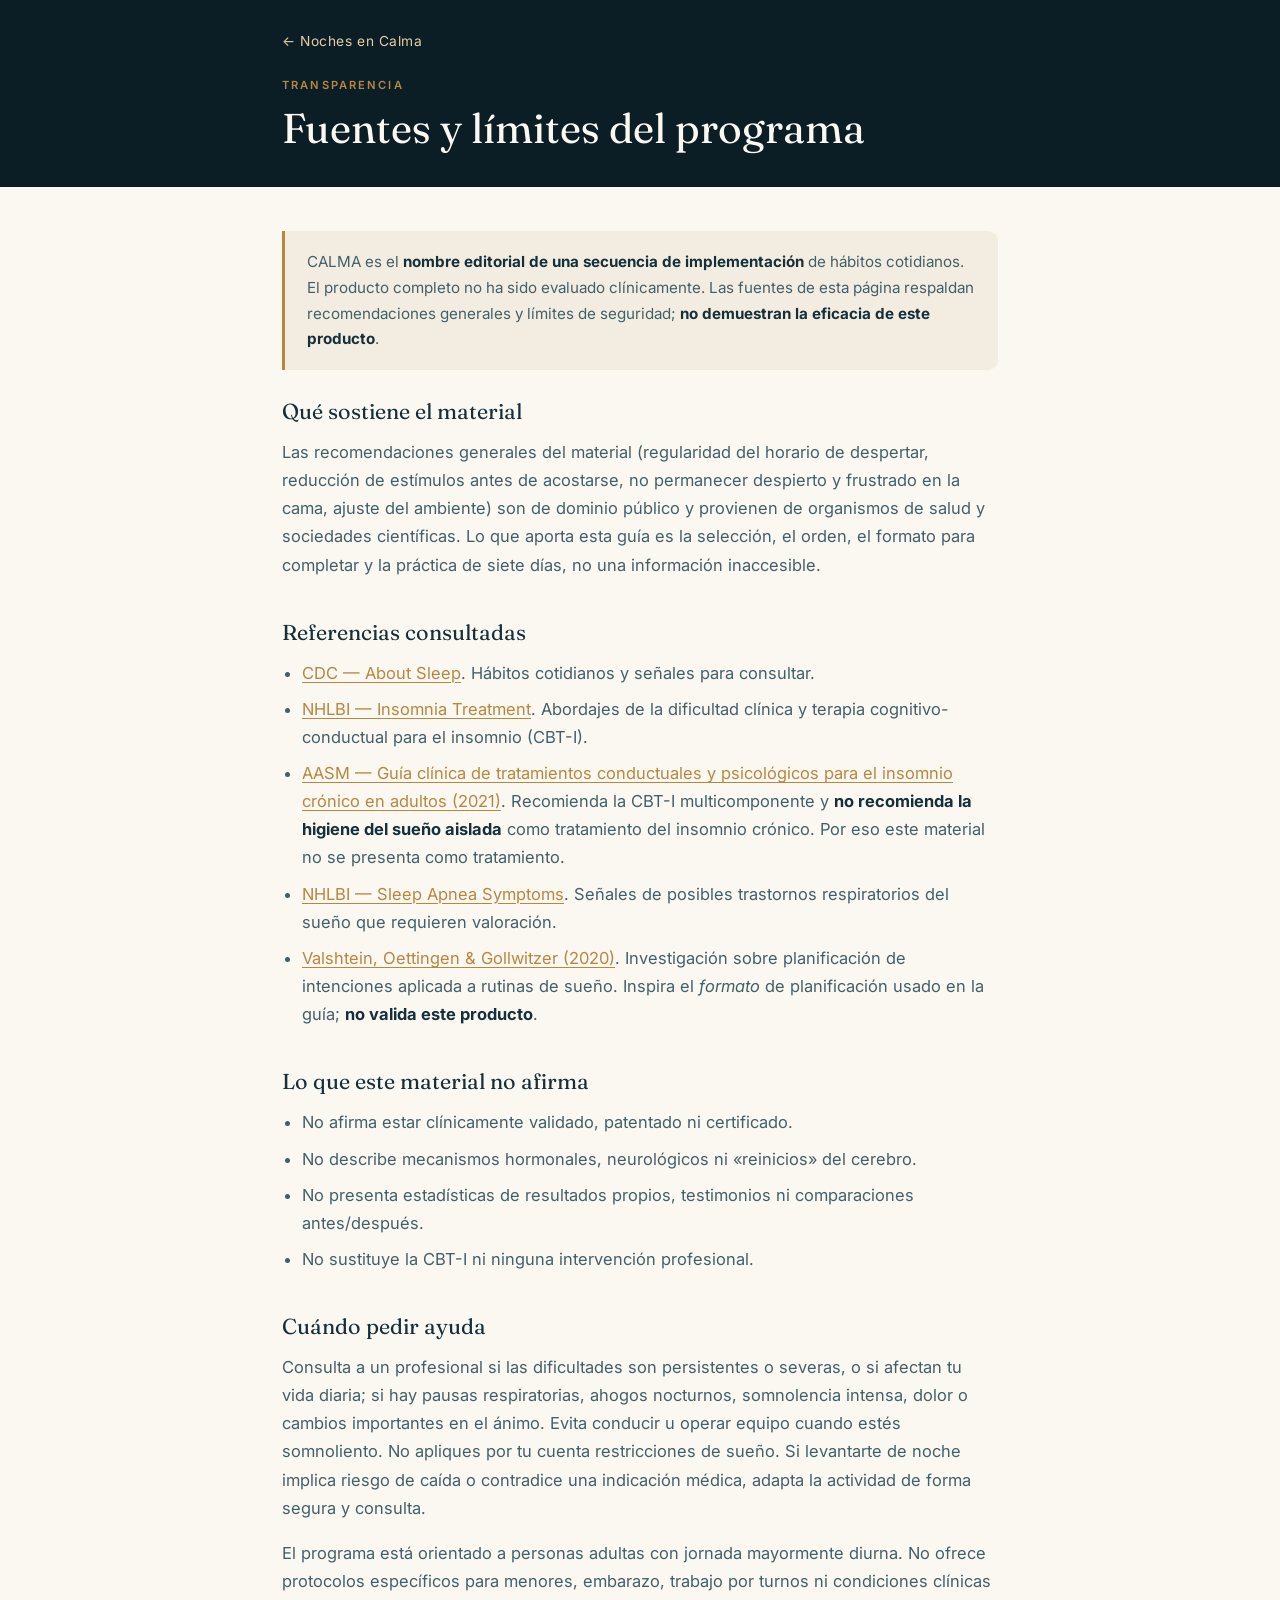
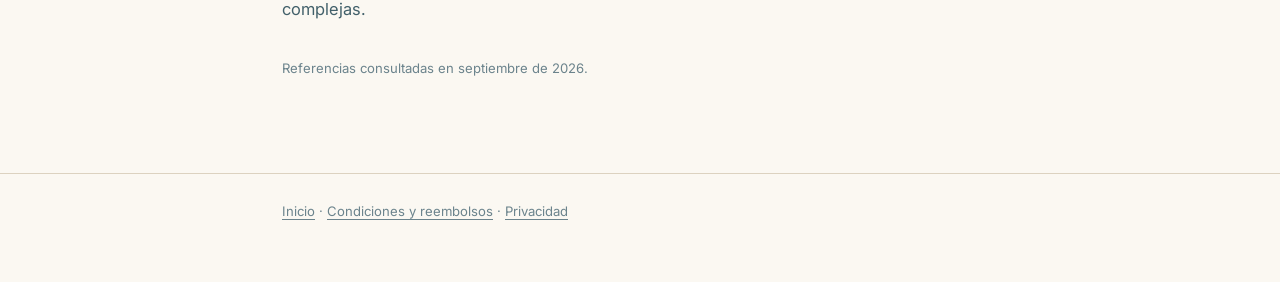
<file: fuentes.html>
<!doctype html>
<html lang="es-MX">
<head>
<meta charset="utf-8">
<meta name="viewport" content="width=device-width,initial-scale=1">
<title>Fuentes y límites | Noches en Calma</title>
<meta name="robots" content="noindex,follow">
<link rel="icon" href="assets/favicon.svg" type="image/svg+xml">
<link rel="stylesheet" href="assets/legal.css">
</head>
<body>
<div class="top"><div class="wrap">
  <a class="back" href="/">← Noches en Calma</a>
  <p class="eyebrow">Transparencia</p>
  <h1>Fuentes y límites del programa</h1>
</div></div>

<main><div class="wrap">

  <div class="note">
    <p>CALMA es el <strong>nombre editorial de una secuencia de implementación</strong> de hábitos cotidianos. El producto completo no ha sido evaluado clínicamente. Las fuentes de esta página respaldan recomendaciones generales y límites de seguridad; <strong>no demuestran la eficacia de este producto</strong>.</p>
  </div>

  <h2>Qué sostiene el material</h2>
  <p>Las recomendaciones generales del material (regularidad del horario de despertar, reducción de estímulos antes de acostarse, no permanecer despierto y frustrado en la cama, ajuste del ambiente) son de dominio público y provienen de organismos de salud y sociedades científicas. Lo que aporta esta guía es la selección, el orden, el formato para completar y la práctica de siete días, no una información inaccesible.</p>

  <h2>Referencias consultadas</h2>
  <ul>
    <li><a href="https://www.cdc.gov/sleep/about/index.html" target="_blank" rel="noopener">CDC — About Sleep</a>. Hábitos cotidianos y señales para consultar.</li>
    <li><a href="https://www.nhlbi.nih.gov/health/insomnia/treatment" target="_blank" rel="noopener">NHLBI — Insomnia Treatment</a>. Abordajes de la dificultad clínica y terapia cognitivo-conductual para el insomnio (CBT-I).</li>
    <li><a href="https://aasm.org/clinical-resources/practice-standards/practice-guidelines/" target="_blank" rel="noopener">AASM — Guía clínica de tratamientos conductuales y psicológicos para el insomnio crónico en adultos (2021)</a>. Recomienda la CBT-I multicomponente y <strong>no recomienda la higiene del sueño aislada</strong> como tratamiento del insomnio crónico. Por eso este material no se presenta como tratamiento.</li>
    <li><a href="https://www.nhlbi.nih.gov/health/sleep-apnea/symptoms" target="_blank" rel="noopener">NHLBI — Sleep Apnea Symptoms</a>. Señales de posibles trastornos respiratorios del sueño que requieren valoración.</li>
    <li><a href="https://pubmed.ncbi.nlm.nih.gov/31403339/" target="_blank" rel="noopener">Valshtein, Oettingen &amp; Gollwitzer (2020)</a>. Investigación sobre planificación de intenciones aplicada a rutinas de sueño. Inspira el <em>formato</em> de planificación usado en la guía; <strong>no valida este producto</strong>.</li>
  </ul>

  <h2>Lo que este material no afirma</h2>
  <ul>
    <li>No afirma estar clínicamente validado, patentado ni certificado.</li>
    <li>No describe mecanismos hormonales, neurológicos ni «reinicios» del cerebro.</li>
    <li>No presenta estadísticas de resultados propios, testimonios ni comparaciones antes/después.</li>
    <li>No sustituye la CBT-I ni ninguna intervención profesional.</li>
  </ul>

  <h2>Cuándo pedir ayuda</h2>
  <p>Consulta a un profesional si las dificultades son persistentes o severas, o si afectan tu vida diaria; si hay pausas respiratorias, ahogos nocturnos, somnolencia intensa, dolor o cambios importantes en el ánimo. Evita conducir u operar equipo cuando estés somnoliento. No apliques por tu cuenta restricciones de sueño. Si levantarte de noche implica riesgo de caída o contradice una indicación médica, adapta la actividad de forma segura y consulta.</p>
  <p>El programa está orientado a personas adultas con jornada mayormente diurna. No ofrece protocolos específicos para menores, embarazo, trabajo por turnos ni condiciones clínicas complejas.</p>

  <p class="upd">Referencias consultadas en septiembre de 2026.</p>

</div></main>

<footer><div class="wrap">
  <a href="/">Inicio</a> · <a href="/terminos">Condiciones y reembolsos</a> · <a href="/privacidad">Privacidad</a>
</div></footer>
</body>
</html>
</file>
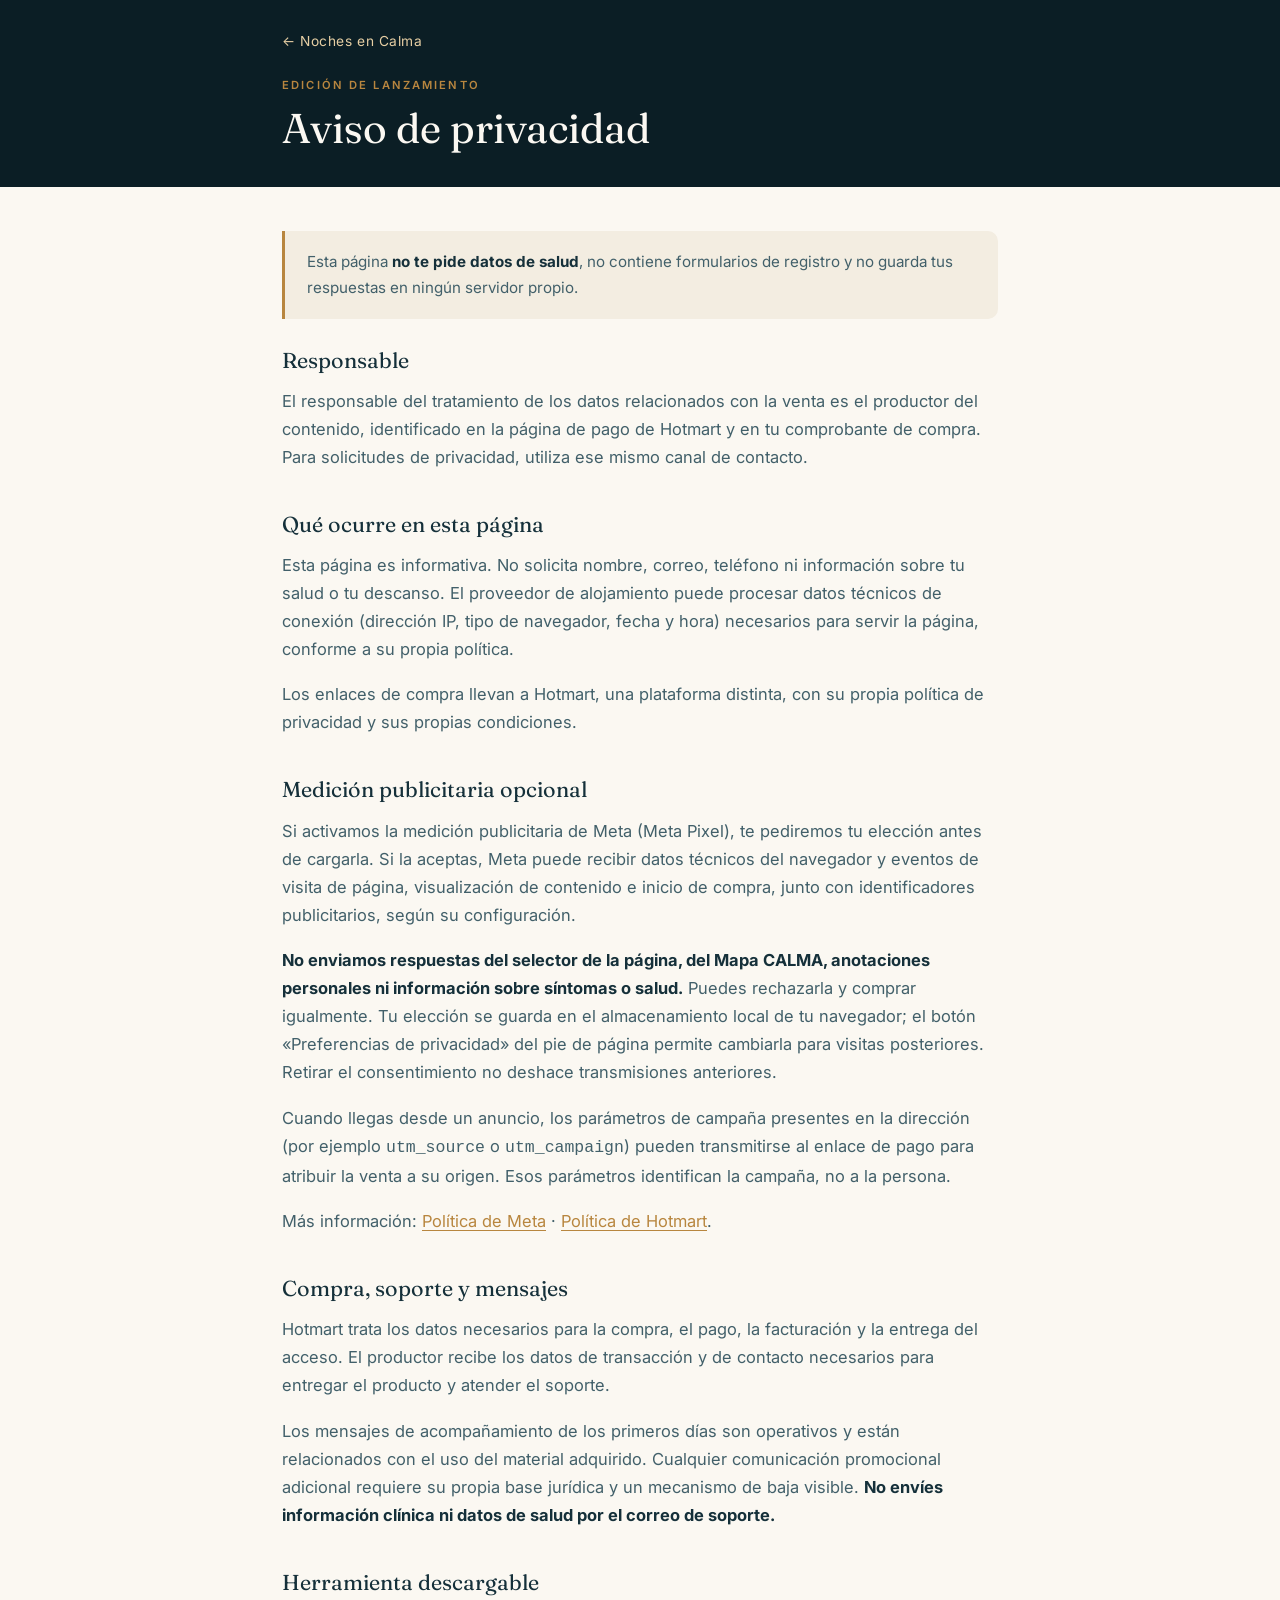
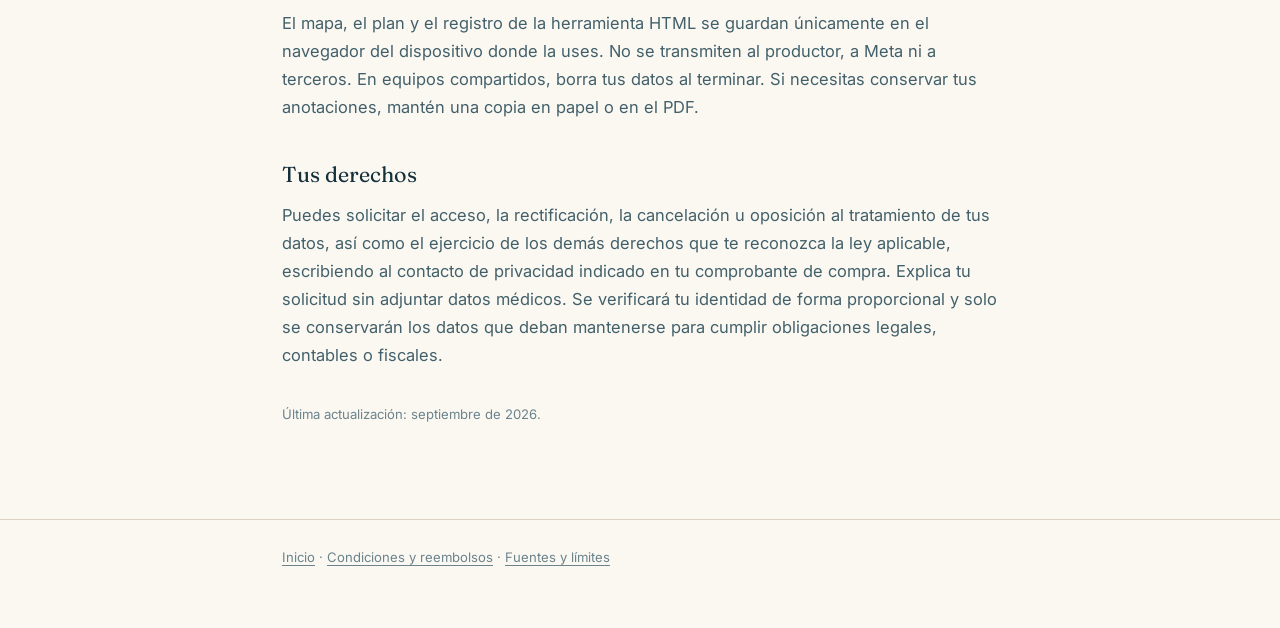
<file: privacidad.html>
<!doctype html>
<html lang="es-MX">
<head>
<meta charset="utf-8">
<meta name="viewport" content="width=device-width,initial-scale=1">
<title>Privacidad | Noches en Calma</title>
<meta name="robots" content="noindex,follow">
<link rel="icon" href="assets/favicon.svg" type="image/svg+xml">
<link rel="stylesheet" href="assets/legal.css">
</head>
<body>
<div class="top"><div class="wrap">
  <a class="back" href="/">← Noches en Calma</a>
  <p class="eyebrow">Edición de lanzamiento</p>
  <h1>Aviso de privacidad</h1>
</div></div>

<main><div class="wrap">

  <div class="note">
    <p>Esta página <strong>no te pide datos de salud</strong>, no contiene formularios de registro y no guarda tus respuestas en ningún servidor propio.</p>
  </div>

  <h2>Responsable</h2>
  <p>El responsable del tratamiento de los datos relacionados con la venta es el productor del contenido, identificado en la página de pago de Hotmart y en tu comprobante de compra. Para solicitudes de privacidad, utiliza ese mismo canal de contacto.</p>

  <h2>Qué ocurre en esta página</h2>
  <p>Esta página es informativa. No solicita nombre, correo, teléfono ni información sobre tu salud o tu descanso. El proveedor de alojamiento puede procesar datos técnicos de conexión (dirección IP, tipo de navegador, fecha y hora) necesarios para servir la página, conforme a su propia política.</p>
  <p>Los enlaces de compra llevan a Hotmart, una plataforma distinta, con su propia política de privacidad y sus propias condiciones.</p>

  <h2>Medición publicitaria opcional</h2>
  <p>Si activamos la medición publicitaria de Meta (Meta Pixel), te pediremos tu elección antes de cargarla. Si la aceptas, Meta puede recibir datos técnicos del navegador y eventos de visita de página, visualización de contenido e inicio de compra, junto con identificadores publicitarios, según su configuración.</p>
  <p><strong>No enviamos respuestas del selector de la página, del Mapa CALMA, anotaciones personales ni información sobre síntomas o salud.</strong> Puedes rechazarla y comprar igualmente. Tu elección se guarda en el almacenamiento local de tu navegador; el botón «Preferencias de privacidad» del pie de página permite cambiarla para visitas posteriores. Retirar el consentimiento no deshace transmisiones anteriores.</p>
  <p>Cuando llegas desde un anuncio, los parámetros de campaña presentes en la dirección (por ejemplo <code>utm_source</code> o <code>utm_campaign</code>) pueden transmitirse al enlace de pago para atribuir la venta a su origen. Esos parámetros identifican la campaña, no a la persona.</p>
  <p>Más información: <a href="https://www.facebook.com/privacy/policy/" target="_blank" rel="noopener">Política de Meta</a> · <a href="https://www.hotmart.com/es/legal/privacy-policy" target="_blank" rel="noopener">Política de Hotmart</a>.</p>

  <h2>Compra, soporte y mensajes</h2>
  <p>Hotmart trata los datos necesarios para la compra, el pago, la facturación y la entrega del acceso. El productor recibe los datos de transacción y de contacto necesarios para entregar el producto y atender el soporte.</p>
  <p>Los mensajes de acompañamiento de los primeros días son operativos y están relacionados con el uso del material adquirido. Cualquier comunicación promocional adicional requiere su propia base jurídica y un mecanismo de baja visible. <strong>No envíes información clínica ni datos de salud por el correo de soporte.</strong></p>

  <h2>Herramienta descargable</h2>
  <p>El mapa, el plan y el registro de la herramienta HTML se guardan únicamente en el navegador del dispositivo donde la uses. No se transmiten al productor, a Meta ni a terceros. En equipos compartidos, borra tus datos al terminar. Si necesitas conservar tus anotaciones, mantén una copia en papel o en el PDF.</p>

  <h2>Tus derechos</h2>
  <p>Puedes solicitar el acceso, la rectificación, la cancelación u oposición al tratamiento de tus datos, así como el ejercicio de los demás derechos que te reconozca la ley aplicable, escribiendo al contacto de privacidad indicado en tu comprobante de compra. Explica tu solicitud sin adjuntar datos médicos. Se verificará tu identidad de forma proporcional y solo se conservarán los datos que deban mantenerse para cumplir obligaciones legales, contables o fiscales.</p>

  <p class="upd">Última actualización: septiembre de 2026.</p>

</div></main>

<footer><div class="wrap">
  <a href="/">Inicio</a> · <a href="/terminos">Condiciones y reembolsos</a> · <a href="/fuentes">Fuentes y límites</a>
</div></footer>
</body>
</html>
</file>
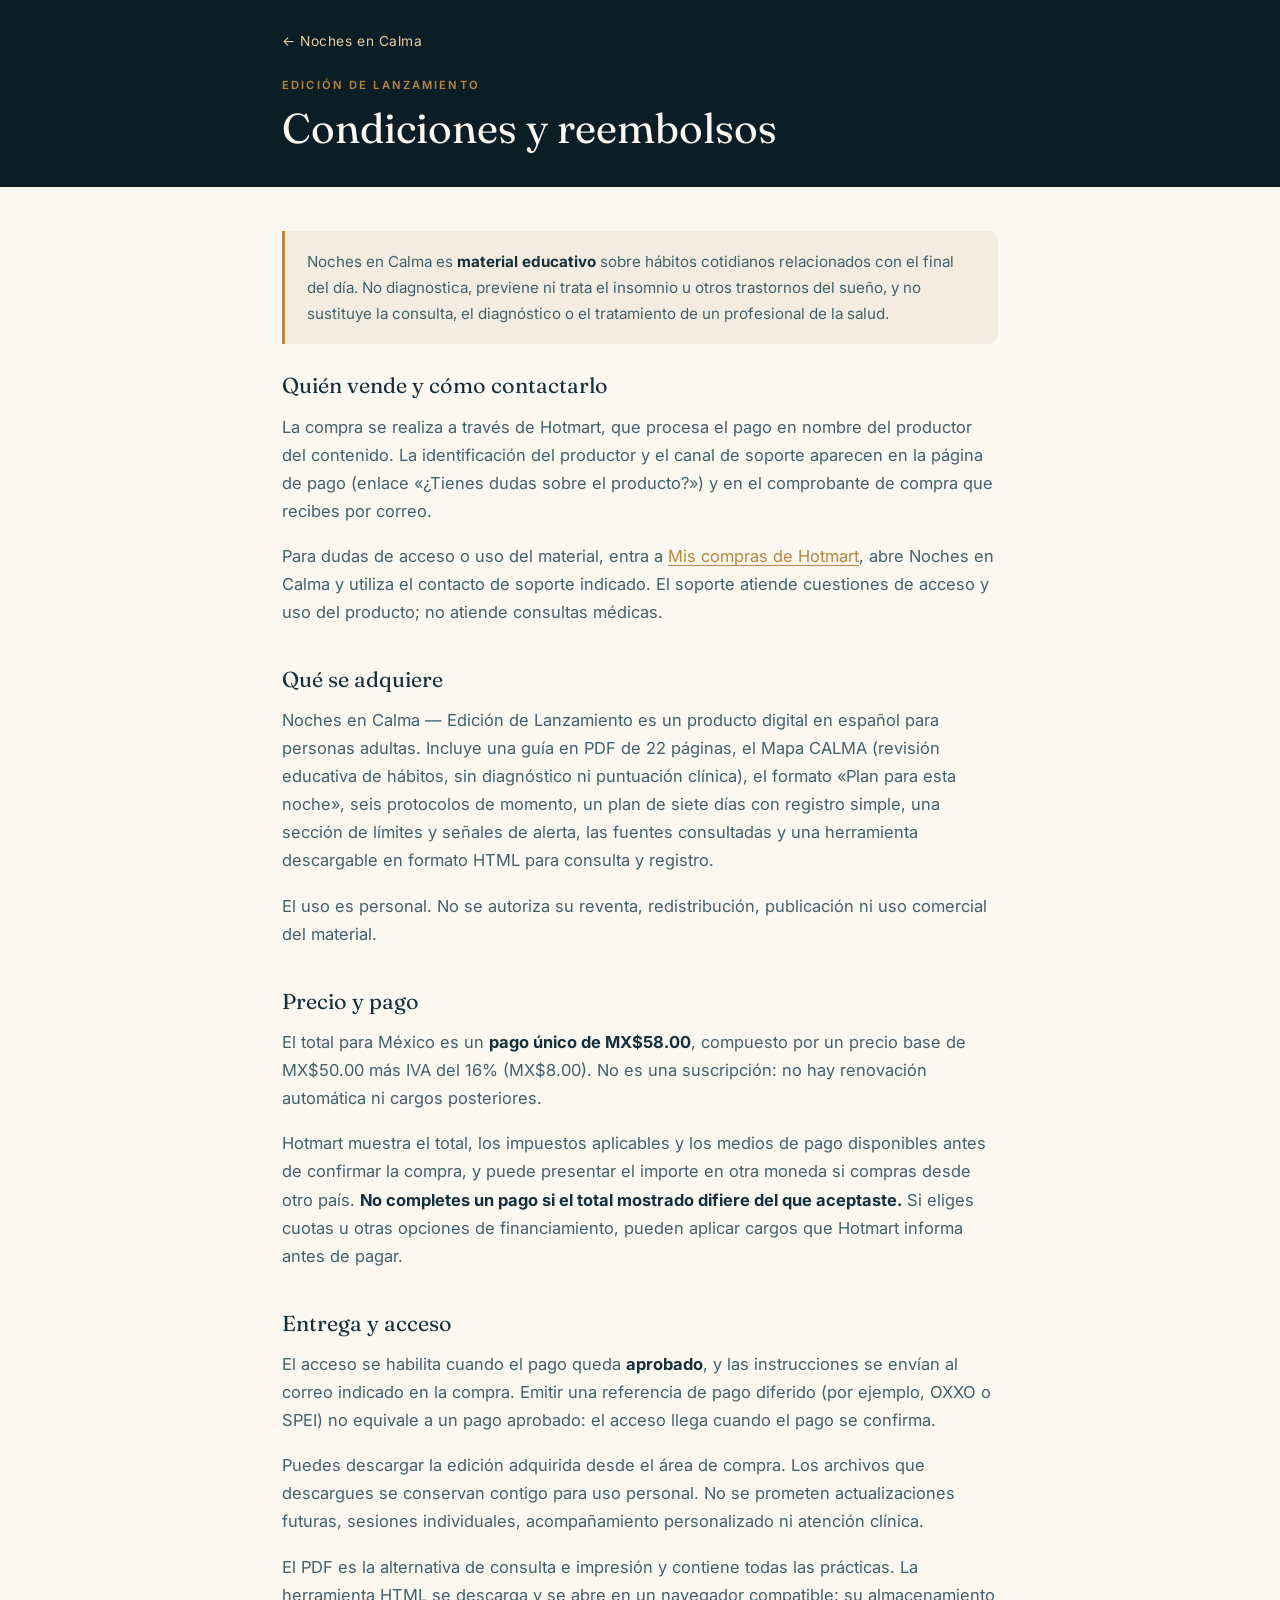
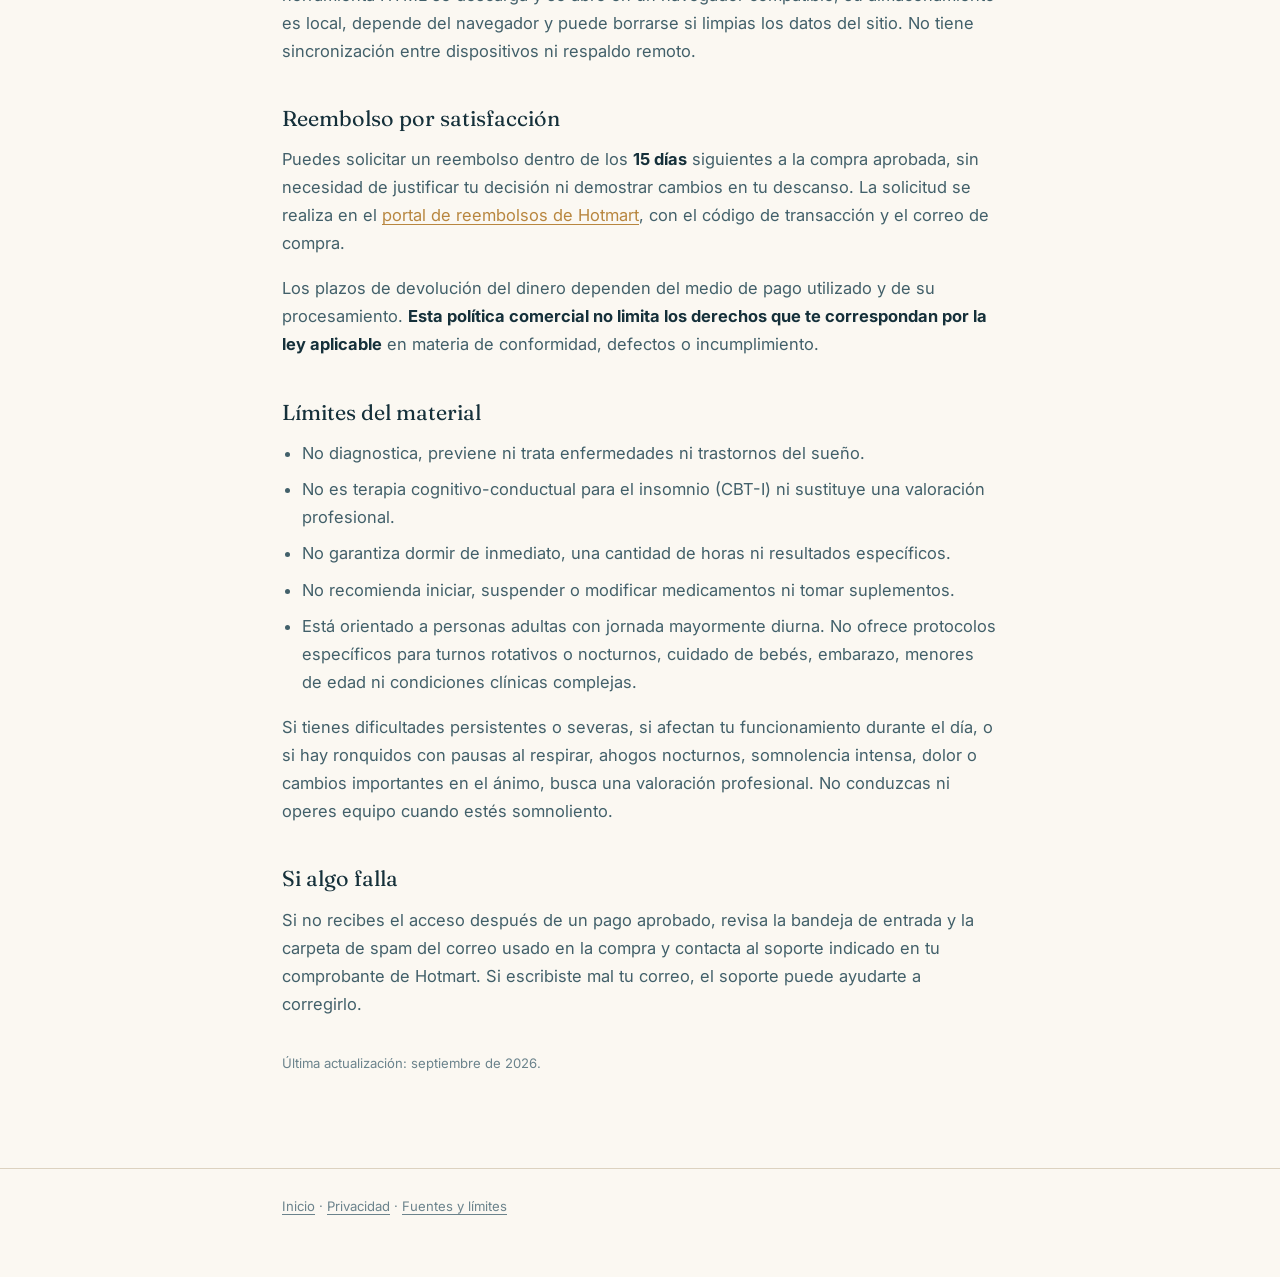
<file: terminos.html>
<!doctype html>
<html lang="es-MX">
<head>
<meta charset="utf-8">
<meta name="viewport" content="width=device-width,initial-scale=1">
<title>Condiciones y reembolsos | Noches en Calma</title>
<meta name="robots" content="noindex,follow">
<link rel="icon" href="assets/favicon.svg" type="image/svg+xml">
<link rel="stylesheet" href="assets/legal.css">
</head>
<body>
<div class="top"><div class="wrap">
  <a class="back" href="/">← Noches en Calma</a>
  <p class="eyebrow">Edición de lanzamiento</p>
  <h1>Condiciones y reembolsos</h1>
</div></div>

<main><div class="wrap">

  <div class="note">
    <p>Noches en Calma es <strong>material educativo</strong> sobre hábitos cotidianos relacionados con el final del día. No diagnostica, previene ni trata el insomnio u otros trastornos del sueño, y no sustituye la consulta, el diagnóstico o el tratamiento de un profesional de la salud.</p>
  </div>

  <h2>Quién vende y cómo contactarlo</h2>
  <p>La compra se realiza a través de Hotmart, que procesa el pago en nombre del productor del contenido. La identificación del productor y el canal de soporte aparecen en la página de pago (enlace «¿Tienes dudas sobre el producto?») y en el comprobante de compra que recibes por correo.</p>
  <p>Para dudas de acceso o uso del material, entra a <a href="https://consumer.hotmart.com/" target="_blank" rel="noopener">Mis compras de Hotmart</a>, abre Noches en Calma y utiliza el contacto de soporte indicado. El soporte atiende cuestiones de acceso y uso del producto; no atiende consultas médicas.</p>

  <h2>Qué se adquiere</h2>
  <p>Noches en Calma — Edición de Lanzamiento es un producto digital en español para personas adultas. Incluye una guía en PDF de 22 páginas, el Mapa CALMA (revisión educativa de hábitos, sin diagnóstico ni puntuación clínica), el formato «Plan para esta noche», seis protocolos de momento, un plan de siete días con registro simple, una sección de límites y señales de alerta, las fuentes consultadas y una herramienta descargable en formato HTML para consulta y registro.</p>
  <p>El uso es personal. No se autoriza su reventa, redistribución, publicación ni uso comercial del material.</p>

  <h2>Precio y pago</h2>
  <p>El total para México es un <strong>pago único de MX$58.00</strong>, compuesto por un precio base de MX$50.00 más IVA del 16% (MX$8.00). No es una suscripción: no hay renovación automática ni cargos posteriores.</p>
  <p>Hotmart muestra el total, los impuestos aplicables y los medios de pago disponibles antes de confirmar la compra, y puede presentar el importe en otra moneda si compras desde otro país. <strong>No completes un pago si el total mostrado difiere del que aceptaste.</strong> Si eliges cuotas u otras opciones de financiamiento, pueden aplicar cargos que Hotmart informa antes de pagar.</p>

  <h2>Entrega y acceso</h2>
  <p>El acceso se habilita cuando el pago queda <strong>aprobado</strong>, y las instrucciones se envían al correo indicado en la compra. Emitir una referencia de pago diferido (por ejemplo, OXXO o SPEI) no equivale a un pago aprobado: el acceso llega cuando el pago se confirma.</p>
  <p>Puedes descargar la edición adquirida desde el área de compra. Los archivos que descargues se conservan contigo para uso personal. No se prometen actualizaciones futuras, sesiones individuales, acompañamiento personalizado ni atención clínica.</p>
  <p>El PDF es la alternativa de consulta e impresión y contiene todas las prácticas. La herramienta HTML se descarga y se abre en un navegador compatible; su almacenamiento es local, depende del navegador y puede borrarse si limpias los datos del sitio. No tiene sincronización entre dispositivos ni respaldo remoto.</p>

  <h2>Reembolso por satisfacción</h2>
  <p>Puedes solicitar un reembolso dentro de los <strong>15 días</strong> siguientes a la compra aprobada, sin necesidad de justificar tu decisión ni demostrar cambios en tu descanso. La solicitud se realiza en el <a href="https://refund.hotmart.com/" target="_blank" rel="noopener">portal de reembolsos de Hotmart</a>, con el código de transacción y el correo de compra.</p>
  <p>Los plazos de devolución del dinero dependen del medio de pago utilizado y de su procesamiento. <strong>Esta política comercial no limita los derechos que te correspondan por la ley aplicable</strong> en materia de conformidad, defectos o incumplimiento.</p>

  <h2>Límites del material</h2>
  <ul>
    <li>No diagnostica, previene ni trata enfermedades ni trastornos del sueño.</li>
    <li>No es terapia cognitivo-conductual para el insomnio (CBT-I) ni sustituye una valoración profesional.</li>
    <li>No garantiza dormir de inmediato, una cantidad de horas ni resultados específicos.</li>
    <li>No recomienda iniciar, suspender o modificar medicamentos ni tomar suplementos.</li>
    <li>Está orientado a personas adultas con jornada mayormente diurna. No ofrece protocolos específicos para turnos rotativos o nocturnos, cuidado de bebés, embarazo, menores de edad ni condiciones clínicas complejas.</li>
  </ul>
  <p>Si tienes dificultades persistentes o severas, si afectan tu funcionamiento durante el día, o si hay ronquidos con pausas al respirar, ahogos nocturnos, somnolencia intensa, dolor o cambios importantes en el ánimo, busca una valoración profesional. No conduzcas ni operes equipo cuando estés somnoliento.</p>

  <h2>Si algo falla</h2>
  <p>Si no recibes el acceso después de un pago aprobado, revisa la bandeja de entrada y la carpeta de spam del correo usado en la compra y contacta al soporte indicado en tu comprobante de Hotmart. Si escribiste mal tu correo, el soporte puede ayudarte a corregirlo.</p>

  <p class="upd">Última actualización: septiembre de 2026.</p>

</div></main>

<footer><div class="wrap">
  <a href="/">Inicio</a> · <a href="/privacidad">Privacidad</a> · <a href="/fuentes">Fuentes y límites</a>
</div></footer>
</body>
</html>
</file>
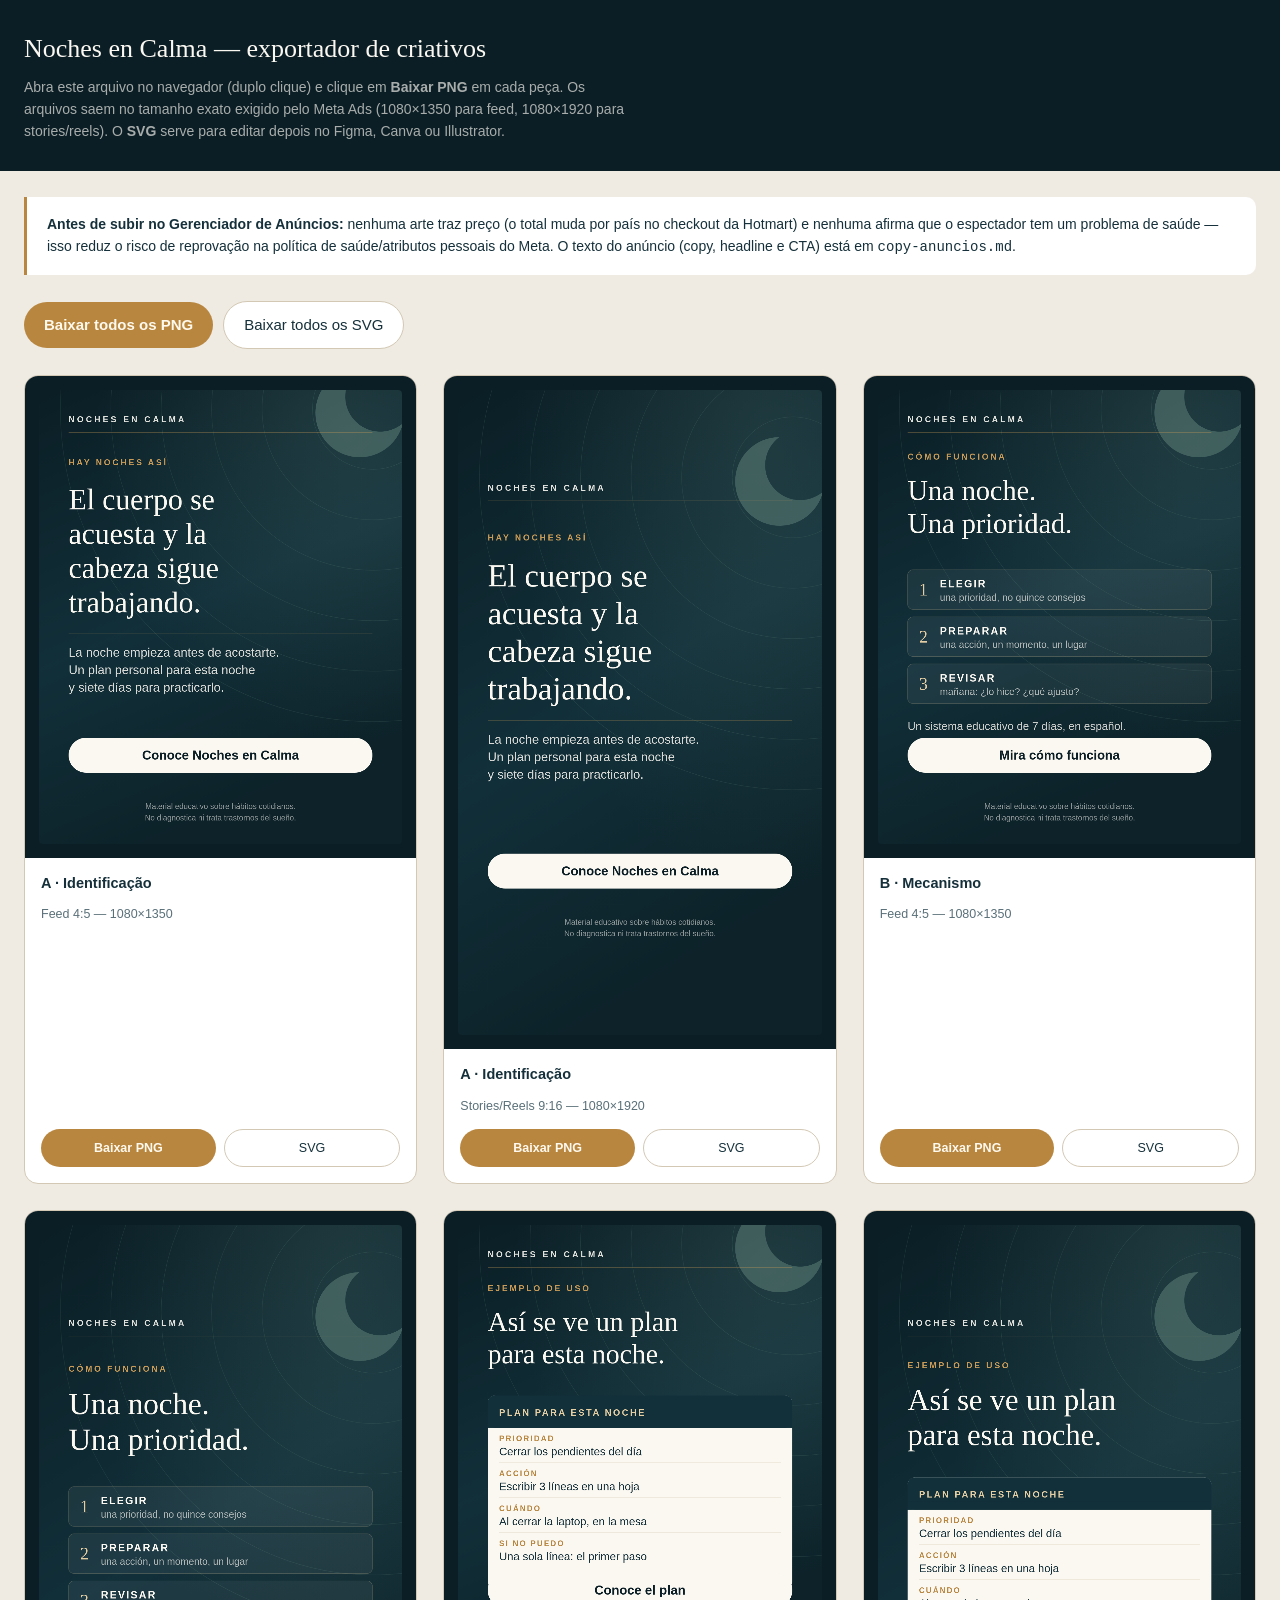
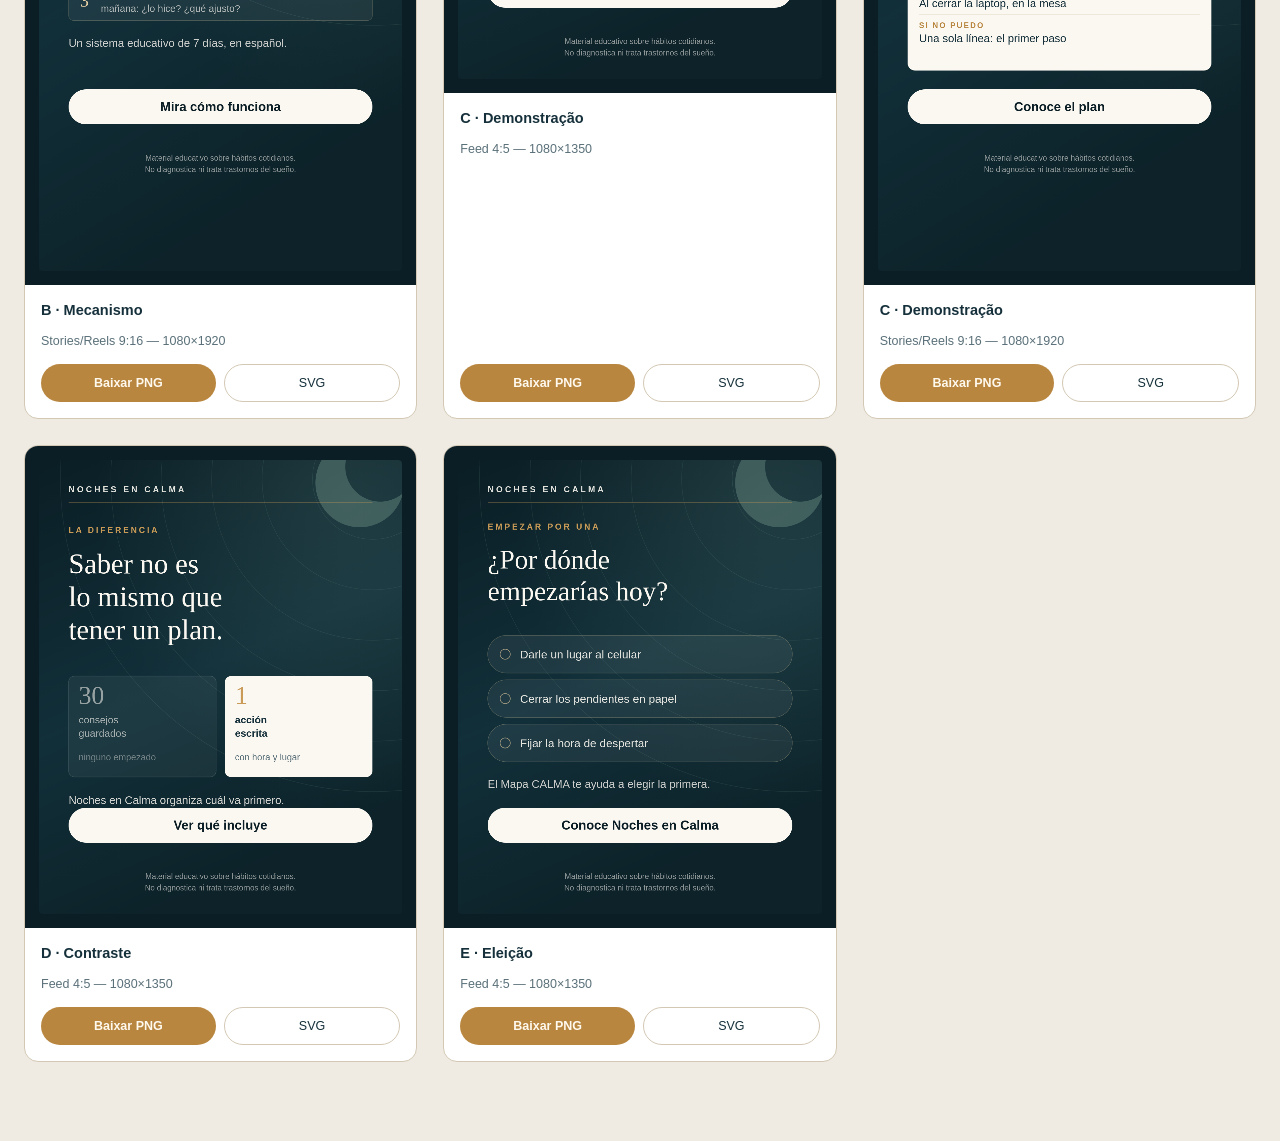
<file: creativos/exportador.html>
<!doctype html>
<html lang="pt-BR">
<head>
<meta charset="utf-8">
<meta name="viewport" content="width=device-width,initial-scale=1">
<title>Noches en Calma — Exportador de criativos</title>
<style>
  :root{color-scheme:light}
  *{box-sizing:border-box}
  body{margin:0;background:#EFEBE3;color:#15303A;font:15px/1.6 -apple-system,BlinkMacSystemFont,"Segoe UI",Roboto,sans-serif}
  header{background:#0B1E25;color:#FBF8F2;padding:28px 24px}
  header h1{font-family:Georgia,serif;font-weight:400;font-size:26px;margin:0 0 6px}
  header p{margin:0;color:rgba(251,248,242,.66);font-size:14px;max-width:78ch}
  header code{background:rgba(255,255,255,.09);padding:2px 6px;border-radius:4px}
  main{padding:26px 24px 80px;max-width:1500px;margin:0 auto}
  .bar{display:flex;flex-wrap:wrap;gap:10px;align-items:center;margin-bottom:26px}
  button{font:inherit;font-weight:600;border:0;border-radius:100px;padding:11px 20px;cursor:pointer;
         background:#B8863F;color:#FFF9EE}
  button.sec{background:#fff;color:#15303A;border:1px solid #D3C8B4;font-weight:500}
  button:hover{filter:brightness(1.05)}
  .grid{display:grid;gap:26px;grid-template-columns:repeat(auto-fill,minmax(300px,1fr))}
  .item{background:#fff;border:1px solid #D3C8B4;border-radius:14px;overflow:hidden;display:flex;flex-direction:column}
  .item .cv{background:#0B1E25;display:grid;place-items:center;padding:14px}
  .item canvas{width:100%;height:auto;display:block;border-radius:4px}
  .meta{padding:14px 16px 16px;display:flex;flex-direction:column;gap:9px;flex:1}
  .meta b{font-size:14.5px}
  .meta span{font-size:12.5px;color:#5A7079}
  .meta .row{display:flex;gap:8px;margin-top:auto;padding-top:4px}
  .meta .row button{padding:8px 14px;font-size:12.5px;flex:1}
  .note{background:#fff;border-left:3px solid #B8863F;padding:16px 20px;border-radius:0 10px 10px 0;margin:0 0 26px;font-size:14px}
</style>
</head>
<body>
<header>
  <h1>Noches en Calma — exportador de criativos</h1>
  <p>Abra este arquivo no navegador (duplo clique) e clique em <b>Baixar PNG</b> em cada peça. Os arquivos saem no tamanho exato exigido pelo Meta Ads (1080×1350 para feed, 1080×1920 para stories/reels). O <b>SVG</b> serve para editar depois no Figma, Canva ou Illustrator.</p>
</header>

<main>
  <div class="note">
    <b>Antes de subir no Gerenciador de Anúncios:</b> nenhuma arte traz preço (o total muda por país no checkout da Hotmart) e nenhuma afirma que o espectador tem um problema de saúde — isso reduz o risco de reprovação na política de saúde/atributos pessoais do Meta. O texto do anúncio (copy, headline e CTA) está em <code>copy-anuncios.md</code>.
  </div>

  <div class="bar">
    <button id="all">Baixar todos os PNG</button>
    <button class="sec" id="allsvg">Baixar todos os SVG</button>
  </div>

  <div class="grid" id="grid"></div>
</main>

<script>
/* ============================================================
   PALETA / TIPOGRAFIA
   ============================================================ */
const INK   = '#0B1E25';
const INK2  = '#12303A';
const IVORY = '#FBF8F2';
const GOLD  = '#C99B57';
const GOLDS = '#E7CFA4';
const SAGE  = '#8FB6A3';
const SERIF = "Georgia, 'Times New Roman', serif";
const SANS  = 'Arial, Helvetica, sans-serif';

const esc = s => String(s).replace(/&/g,'&amp;').replace(/</g,'&lt;').replace(/>/g,'&gt;');

/* linhas de texto empilhadas */
function lines(arr, x, y, lh, attrs){
  return arr.map((t,i)=>`<text x="${x}" y="${y + i*lh}" ${attrs}>${esc(t)}</text>`).join('');
}

/* moldura comum: fundo, arcos, marca, rodapé legal */
function chrome(w, h, opts={}){
  const pad = 88;
  const top = opts.top ?? (h > 1500 ? 300 : 96);      /* zona segura de stories */
  const bot = opts.bot ?? (h > 1500 ? 1600 : h - 96);
  const cx = w * 0.92, cy = top - 40;
  let arcs = '';
  for (let r = 180; r <= 1000; r += 150){
    arcs += `<circle cx="${cx}" cy="${cy}" r="${r}" fill="none" stroke="${SAGE}" stroke-opacity="0.13" stroke-width="1.5"/>`;
  }
  return {
    pad, top, bot,
    bg: `
      <defs>
        <linearGradient id="g" x1="0" y1="0" x2="0.35" y2="1">
          <stop offset="0" stop-color="${INK}"/><stop offset="0.55" stop-color="${INK2}"/><stop offset="1" stop-color="#0D2229"/>
        </linearGradient>
        <radialGradient id="glow" cx="0.85" cy="0.08" r="0.7">
          <stop offset="0" stop-color="${SAGE}" stop-opacity="0.13"/><stop offset="1" stop-color="${SAGE}" stop-opacity="0"/>
        </radialGradient>
      </defs>
      <rect width="${w}" height="${h}" fill="url(#g)"/>
      <rect width="${w}" height="${h}" fill="url(#glow)"/>
      ${arcs}
      <path d="M${cx-40} ${cy-120}a132 132 0 1 0 129 163 104 104 0 1 1-129-163Z" fill="${SAGE}" fill-opacity="0.30"/>`,
    brand: `
      <text x="${pad}" y="${top}" font-family="${SANS}" font-size="25" font-weight="700"
            letter-spacing="7" fill="${IVORY}" fill-opacity="0.9">NOCHES EN CALMA</text>
      <line x1="${pad}" y1="${top+30}" x2="${w-pad}" y2="${top+30}" stroke="${GOLD}" stroke-opacity="0.45" stroke-width="1.5"/>`,
    legal: `
      <text x="${w/2}" y="${bot-8}" text-anchor="middle" font-family="${SANS}" font-size="23"
            fill="${IVORY}" fill-opacity="0.55">Material educativo sobre hábitos cotidianos.</text>
      <text x="${w/2}" y="${bot+26}" text-anchor="middle" font-family="${SANS}" font-size="23"
            fill="${IVORY}" fill-opacity="0.55">No diagnostica ni trata trastornos del sueño.</text>`
  };
}

/* botão CTA */
function cta(w, y, label, pad){
  const bw = w - pad*2, bh = 104;
  return `
    <rect x="${pad}" y="${y}" width="${bw}" height="${bh}" rx="52" fill="${IVORY}"/>
    <text x="${w/2}" y="${y + bh/2 + 13}" text-anchor="middle" font-family="${SANS}"
          font-size="38" font-weight="700" fill="${INK}">${esc(label)}</text>`;
}

/* ============================================================
   CONCEITOS
   ============================================================ */

/* A · IDENTIFICAÇÃO — observação em terceira pessoa, sem atribuir condição ao espectador */
function A(w, h){
  const c = chrome(w, h);
  const p = c.pad;
  const big = h > 1500 ? 96 : 88, lh = h > 1500 ? 112 : 102;
  const y0 = c.top + (h > 1500 ? 210 : 190);
  return c.bg + c.brand + `
    <text x="${p}" y="${y0 - 62}" font-family="${SANS}" font-size="25" font-weight="700"
          letter-spacing="6" fill="${GOLD}">HAY NOCHES ASÍ</text>
    ${lines(['El cuerpo se','acuesta y la','cabeza sigue','trabajando.'], p, y0 + big*0.78, lh,
      `font-family="${SERIF}" font-size="${big}" fill="${IVORY}"`)}
    <line x1="${p}" y1="${y0 + big*0.78 + lh*3 + 62}" x2="${w-p}" y2="${y0 + big*0.78 + lh*3 + 62}"
          stroke="${GOLD}" stroke-opacity="0.5" stroke-width="1.5"/>
    ${lines(['La noche empieza antes de acostarte.','Un plan personal para esta noche','y siete días para practicarlo.'],
      p, y0 + big*0.78 + lh*3 + 132, 52, `font-family="${SANS}" font-size="37" fill="${IVORY}" fill-opacity="0.86"`)}
    ${cta(w, c.bot - 220, 'Conoce Noches en Calma', p)}
    ${c.legal}`;
}

/* B · MECANISMO — a sequência que transforma consejo em ação */
function B(w, h){
  const c = chrome(w, h);
  const p = c.pad;
  const big = h > 1500 ? 92 : 84, lh = h > 1500 ? 106 : 98;
  const y0 = c.top + (h > 1500 ? 190 : 165);
  const cardsY = y0 + big*0.78 + lh*1 + 110;
  const cw = w - p*2, ch = 118, gap = 22;
  const steps = [
    ['1', 'ELEGIR',   'una prioridad, no quince consejos'],
    ['2', 'PREPARAR', 'una acción, un momento, un lugar'],
    ['3', 'REVISAR',  'mañana: ¿lo hice? ¿qué ajusto?']
  ];
  const cards = steps.map((s,i)=>{
    const y = cardsY + i*(ch+gap);
    return `
      <rect x="${p}" y="${y}" width="${cw}" height="${ch}" rx="16" fill="${IVORY}" fill-opacity="0.055"
            stroke="${GOLDS}" stroke-opacity="0.26" stroke-width="1.5"/>
      <text x="${p+34}" y="${y+76}" font-family="${SERIF}" font-size="52" fill="${GOLDS}">${s[0]}</text>
      <text x="${p+96}" y="${y+52}" font-family="${SANS}" font-size="31" font-weight="700"
            letter-spacing="4" fill="${IVORY}">${s[1]}</text>
      <text x="${p+96}" y="${y+92}" font-family="${SANS}" font-size="29" fill="${IVORY}" fill-opacity="0.66">${esc(s[2])}</text>`;
  }).join('');
  return c.bg + c.brand + `
    <text x="${p}" y="${y0 - 54}" font-family="${SANS}" font-size="25" font-weight="700"
          letter-spacing="6" fill="${GOLD}">CÓMO FUNCIONA</text>
    ${lines(['Una noche.','Una prioridad.'], p, y0 + big*0.78, lh,
      `font-family="${SERIF}" font-size="${big}" fill="${IVORY}"`)}
    ${cards}
    <text x="${p}" y="${cardsY + 3*(ch+gap) + 56}" font-family="${SANS}" font-size="33"
          fill="${IVORY}" fill-opacity="0.8">Un sistema educativo de 7 días, en español.</text>
    ${cta(w, c.bot - 220, 'Mira cómo funciona', p)}
    ${c.legal}`;
}

/* C · DEMONSTRAÇÃO — a ferramenta real, preenchida */
function C(w, h){
  const c = chrome(w, h);
  const p = c.pad;
  const big = h > 1500 ? 90 : 82, lh = h > 1500 ? 104 : 96;
  const y0 = c.top + (h > 1500 ? 180 : 155);
  const cardY = y0 + big*0.78 + lh + 96;
  const cw = w - p*2;
  const rows = [
    ['PRIORIDAD',  'Cerrar los pendientes del día'],
    ['ACCIÓN',     'Escribir 3 líneas en una hoja'],
    ['CUÁNDO',     'Al cerrar la laptop, en la mesa'],
    ['SI NO PUEDO','Una sola línea: el primer paso']
  ];
  const rh = 104, headH = 96;
  const cardH = headH + rows.length*rh + 62;
  const rowsSvg = rows.map((r,i)=>{
    const y = cardY + headH + i*rh;
    return `
      ${i ? `<line x1="${p+34}" y1="${y}" x2="${p+cw-34}" y2="${y}" stroke="#E6DECC" stroke-width="1.5"/>` : ''}
      <text x="${p+34}" y="${y+40}" font-family="${SANS}" font-size="23" font-weight="700"
            letter-spacing="4" fill="${'#B8863F'}">${r[0]}</text>
      <text x="${p+34}" y="${y+82}" font-family="${SANS}" font-size="33" fill="#15303A">${esc(r[1])}</text>`;
  }).join('');
  return c.bg + c.brand + `
    <text x="${p}" y="${y0 - 54}" font-family="${SANS}" font-size="25" font-weight="700"
          letter-spacing="6" fill="${GOLD}">EJEMPLO DE USO</text>
    ${lines(['Así se ve un plan','para esta noche.'], p, y0 + big*0.78, lh,
      `font-family="${SERIF}" font-size="${big}" fill="${IVORY}"`)}
    <rect x="${p}" y="${cardY}" width="${cw}" height="${cardH}" rx="22" fill="${IVORY}"/>
    <rect x="${p}" y="${cardY}" width="${cw}" height="${headH}" rx="22" fill="${INK2}"/>
    <rect x="${p}" y="${cardY+headH-24}" width="${cw}" height="24" fill="${INK2}"/>
    <text x="${p+34}" y="${cardY+60}" font-family="${SANS}" font-size="27" font-weight="700"
          letter-spacing="5" fill="${GOLDS}">PLAN PARA ESTA NOCHE</text>
    ${rowsSvg}
    ${cta(w, c.bot - 220, 'Conoce el plan', p)}
    ${c.legal}`;
}

/* D · CONTRASTE — informação acumulada versus decisão tomada */
function D(w, h){
  const c = chrome(w, h);
  const p = c.pad;
  const big = h > 1500 ? 92 : 84, lh = h > 1500 ? 106 : 98;
  const y0 = c.top + (h > 1500 ? 200 : 175);
  const bY = y0 + big*0.78 + lh + 110;
  const bw = (w - p*2 - 26)/2, bh = 300;
  return c.bg + c.brand + `
    <text x="${p}" y="${y0 - 54}" font-family="${SANS}" font-size="25" font-weight="700"
          letter-spacing="6" fill="${GOLD}">LA DIFERENCIA</text>
    ${lines(['Saber no es','lo mismo que','tener un plan.'], p, y0 + big*0.78, lh,
      `font-family="${SERIF}" font-size="${big}" fill="${IVORY}"`)}
    <rect x="${p}" y="${bY+lh}" width="${bw}" height="${bh}" rx="18" fill="${IVORY}" fill-opacity="0.05"
          stroke="${IVORY}" stroke-opacity="0.18" stroke-width="1.5"/>
    <text x="${p+30}" y="${bY+lh+82}" font-family="${SERIF}" font-size="76" fill="${IVORY}" fill-opacity="0.55">30</text>
    <text x="${p+30}" y="${bY+lh+140}" font-family="${SANS}" font-size="30" fill="${IVORY}" fill-opacity="0.62">consejos</text>
    <text x="${p+30}" y="${bY+lh+180}" font-family="${SANS}" font-size="30" fill="${IVORY}" fill-opacity="0.62">guardados</text>
    <text x="${p+30}" y="${bY+lh+250}" font-family="${SANS}" font-size="27" fill="${IVORY}" fill-opacity="0.4">ninguno empezado</text>

    <rect x="${p+bw+26}" y="${bY+lh}" width="${bw}" height="${bh}" rx="18" fill="${IVORY}"/>
    <text x="${p+bw+56}" y="${bY+lh+82}" font-family="${SERIF}" font-size="76" fill="${GOLD}">1</text>
    <text x="${p+bw+56}" y="${bY+lh+140}" font-family="${SANS}" font-size="30" font-weight="700" fill="#15303A">acción</text>
    <text x="${p+bw+56}" y="${bY+lh+180}" font-family="${SANS}" font-size="30" font-weight="700" fill="#15303A">escrita</text>
    <text x="${p+bw+56}" y="${bY+lh+250}" font-family="${SANS}" font-size="27" fill="#5A7079">con hora y lugar</text>

    <text x="${p}" y="${bY+lh+bh+80}" font-family="${SANS}" font-size="33" fill="${IVORY}" fill-opacity="0.82">Noches en Calma organiza cuál va primero.</text>
    ${cta(w, c.bot - 220, 'Ver qué incluye', p)}
    ${c.legal}`;
}

/* E · ELEIÇÃO EDITORIAL — curiosidade sem quiz nem diagnóstico */
function E(w, h){
  const c = chrome(w, h);
  const p = c.pad;
  const big = h > 1500 ? 88 : 80, lh = h > 1500 ? 102 : 94;
  const y0 = c.top + (h > 1500 ? 190 : 165);
  const oY = y0 + big*0.78 + lh*1 + 104;
  const ow = w - p*2, oh = 112, gap = 20;
  const opts = ['Darle un lugar al celular','Cerrar los pendientes en papel','Fijar la hora de despertar'];
  const optsSvg = opts.map((t,i)=>{
    const y = oY + i*(oh+gap);
    return `
      <rect x="${p}" y="${y}" width="${ow}" height="${oh}" rx="56" fill="${IVORY}" fill-opacity="0.06"
            stroke="${GOLDS}" stroke-opacity="0.3" stroke-width="1.5"/>
      <circle cx="${p+52}" cy="${y+oh/2}" r="15" fill="none" stroke="${GOLDS}" stroke-opacity="0.65" stroke-width="2"/>
      <text x="${p+96}" y="${y+oh/2+13}" font-family="${SANS}" font-size="34" fill="${IVORY}" fill-opacity="0.9">${esc(t)}</text>`;
  }).join('');
  return c.bg + c.brand + `
    <text x="${p}" y="${y0 - 54}" font-family="${SANS}" font-size="25" font-weight="700"
          letter-spacing="6" fill="${GOLD}">EMPEZAR POR UNA</text>
    ${lines(['¿Por dónde','empezarías hoy?'], p, y0 + big*0.78, lh,
      `font-family="${SERIF}" font-size="${big}" fill="${IVORY}"`)}
    ${optsSvg}
    <text x="${p}" y="${oY + 3*(oh+gap) + 58}" font-family="${SANS}" font-size="33"
          fill="${IVORY}" fill-opacity="0.8">El Mapa CALMA te ayuda a elegir la primera.</text>
    ${cta(w, c.bot - 220, 'Conoce Noches en Calma', p)}
    ${c.legal}`;
}

/* ============================================================
   PEÇAS A EXPORTAR
   ============================================================ */
const PIECES = [
  {id:'a-identificacion-1080x1350', t:'A · Identificação', s:'Feed 4:5 — 1080×1350', w:1080, h:1350, f:A},
  {id:'a-identificacion-1080x1920', t:'A · Identificação', s:'Stories/Reels 9:16 — 1080×1920', w:1080, h:1920, f:A},
  {id:'b-mecanismo-1080x1350',      t:'B · Mecanismo',     s:'Feed 4:5 — 1080×1350', w:1080, h:1350, f:B},
  {id:'b-mecanismo-1080x1920',      t:'B · Mecanismo',     s:'Stories/Reels 9:16 — 1080×1920', w:1080, h:1920, f:B},
  {id:'c-demostracion-1080x1350',   t:'C · Demonstração',  s:'Feed 4:5 — 1080×1350', w:1080, h:1350, f:C},
  {id:'c-demostracion-1080x1920',   t:'C · Demonstração',  s:'Stories/Reels 9:16 — 1080×1920', w:1080, h:1920, f:C},
  {id:'d-contraste-1080x1350',      t:'D · Contraste',     s:'Feed 4:5 — 1080×1350', w:1080, h:1350, f:D},
  {id:'e-eleccion-1080x1350',       t:'E · Eleição',       s:'Feed 4:5 — 1080×1350', w:1080, h:1350, f:E}
];

function svgOf(pc){
  return `<svg xmlns="http://www.w3.org/2000/svg" width="${pc.w}" height="${pc.h}" viewBox="0 0 ${pc.w} ${pc.h}">${pc.f(pc.w, pc.h)}</svg>`;
}

function download(name, blob){
  const a = document.createElement('a');
  a.href = URL.createObjectURL(blob);
  a.download = name;
  document.body.appendChild(a); a.click(); a.remove();
  setTimeout(()=>URL.revokeObjectURL(a.href), 4000);
}

function toPng(pc){
  return new Promise(res=>{
    const cv = document.createElement('canvas');
    cv.width = pc.w; cv.height = pc.h;
    const img = new Image();
    img.onload = ()=>{
      cv.getContext('2d').drawImage(img, 0, 0, pc.w, pc.h);
      cv.toBlob(b => res(b), 'image/png');
    };
    img.src = 'data:image/svg+xml;charset=utf-8,' + encodeURIComponent(svgOf(pc));
  });
}

const grid = document.getElementById('grid');
PIECES.forEach(pc=>{
  const el = document.createElement('div');
  el.className = 'item';
  el.innerHTML = `<div class="cv"><canvas width="${pc.w}" height="${pc.h}"></canvas></div>
    <div class="meta"><b>${pc.t}</b><span>${pc.s}</span>
      <div class="row"><button data-png>Baixar PNG</button><button class="sec" data-svg>SVG</button></div>
    </div>`;
  grid.appendChild(el);

  const cv = el.querySelector('canvas');
  const img = new Image();
  img.onload = ()=> cv.getContext('2d').drawImage(img, 0, 0, pc.w, pc.h);
  img.src = 'data:image/svg+xml;charset=utf-8,' + encodeURIComponent(svgOf(pc));

  el.querySelector('[data-png]').onclick = async ()=> download(pc.id + '.png', await toPng(pc));
  el.querySelector('[data-svg]').onclick = ()=> download(pc.id + '.svg', new Blob([svgOf(pc)], {type:'image/svg+xml'}));
});

document.getElementById('all').onclick = async ()=>{
  for (const pc of PIECES){ download(pc.id + '.png', await toPng(pc)); await new Promise(r=>setTimeout(r,450)); }
};
document.getElementById('allsvg').onclick = async ()=>{
  for (const pc of PIECES){ download(pc.id + '.svg', new Blob([svgOf(pc)], {type:'image/svg+xml'})); await new Promise(r=>setTimeout(r,250)); }
};
</script>
</body>
</html>
</file>
<file: assets/legal.css>
@import url('https://fonts.googleapis.com/css2?family=Fraunces:opsz,wght@9..144,300;9..144,400&family=Inter:wght@400;500;600&display=swap');
:root{
  color-scheme:light;
  --ink:#0B1E25;--paper:#FBF8F2;--paper-2:#F3EDE1;--gold:#B8863F;--gold-soft:#E7CFA4;
  --text:#15303A;--text-2:#42606A;--muted:#6B838C;--line:#DCD2C0;
}
*{box-sizing:border-box}
body{
  margin:0;background:var(--paper);color:var(--text);
  font-family:'Inter',-apple-system,BlinkMacSystemFont,"Segoe UI",Roboto,sans-serif;
  font-size:16.5px;line-height:1.7;-webkit-font-smoothing:antialiased;
}
.top{background:var(--ink);color:var(--paper);padding:26px 0 34px}
.wrap{width:100%;max-width:760px;margin:0 auto;padding:0 22px}
.back{color:var(--gold-soft);text-decoration:none;font-size:.86rem;letter-spacing:.04em}
.back:hover{text-decoration:underline}
.eyebrow{font-size:.7rem;font-weight:600;letter-spacing:.19em;text-transform:uppercase;color:var(--gold);margin:22px 0 10px}
h1{font-family:'Fraunces',Georgia,serif;font-weight:400;font-size:clamp(1.85rem,5vw,2.6rem);line-height:1.15;margin:0;color:var(--paper)}
main{padding:44px 0 80px}
h2{font-family:'Fraunces',Georgia,serif;font-weight:400;font-size:1.35rem;line-height:1.3;margin:40px 0 12px;color:var(--text)}
h2:first-of-type{margin-top:0}
p{margin:0 0 1.05em;color:var(--text-2)}
strong{color:var(--text)}
a{color:var(--gold);text-underline-offset:3px}
ul{padding-left:20px;color:var(--text-2);margin:0 0 1.05em}
li{margin-bottom:.5em}
.note{background:var(--paper-2);border-left:3px solid var(--gold);padding:18px 22px;border-radius:0 10px 10px 0;margin:0 0 28px;font-size:.95rem}
.note p:last-child{margin-bottom:0}
footer{border-top:1px solid var(--line);padding:26px 0 60px;font-size:.82rem;color:var(--muted)}
footer a{color:var(--muted)}
.upd{font-size:.82rem;color:var(--muted);margin-top:34px}
:focus-visible{outline:2px solid var(--gold);outline-offset:3px}
</file>
